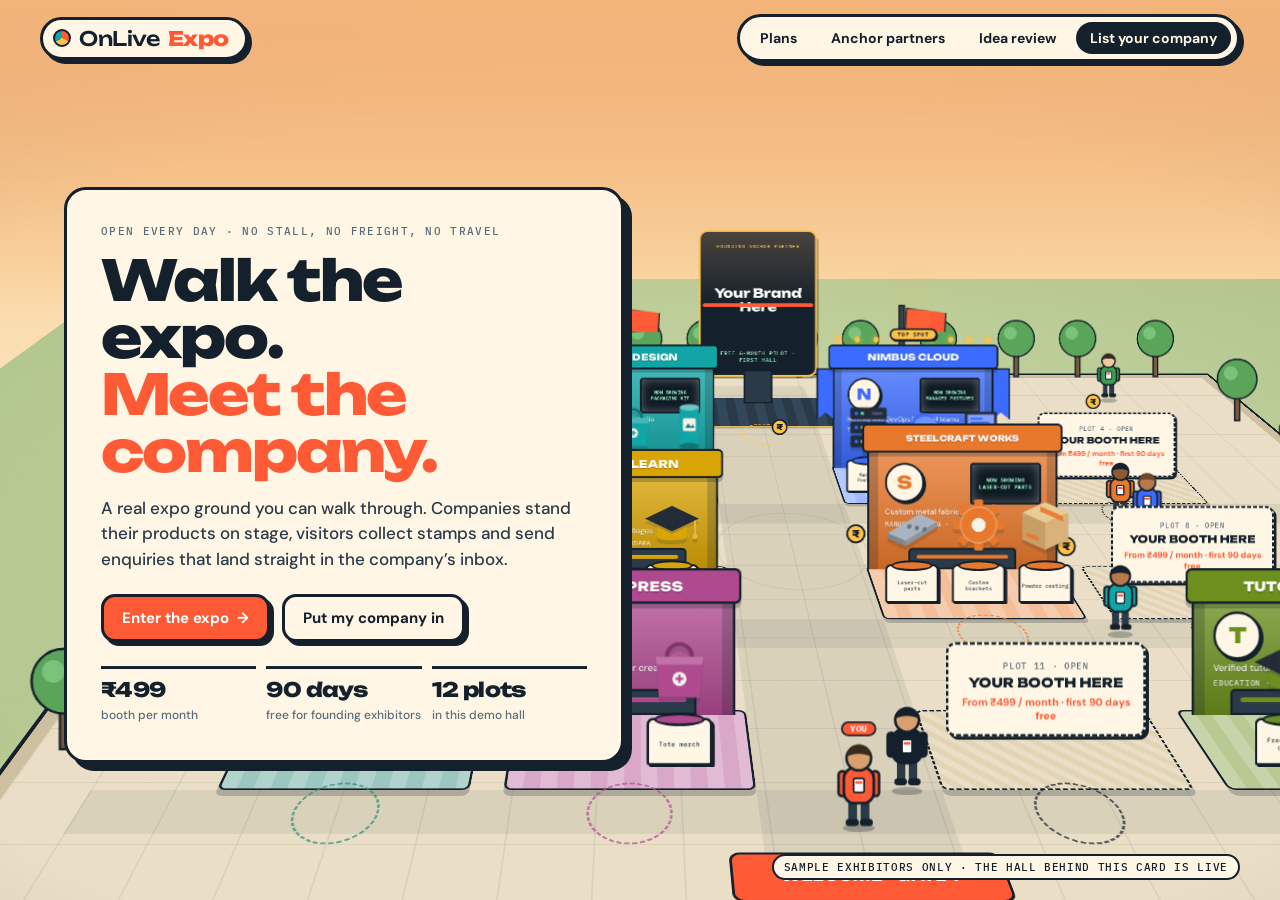
<file: index.html>
<!doctype html>
<html lang="en">
<head>
<meta charset="utf-8">
<meta name="viewport" content="width=device-width,initial-scale=1,viewport-fit=cover">
<title>OnLive Expo – walk the expo, meet the company</title>
<meta name="description" content="A walkable online expo. Companies get a booth, their products on stage and direct leads, from ₹499 a month.">
<link rel="preconnect" href="https://fonts.googleapis.com"><link rel="preconnect" href="https://fonts.gstatic.com" crossorigin>
<link href="https://fonts.googleapis.com/css2?family=DM+Sans:wght@400;500;700&family=IBM+Plex+Mono:wght@500&family=Unbounded:wght@500;700;800&display=swap" rel="stylesheet">
<link rel="stylesheet" href="css/style.css">
</head>
<body>

<div id="scene" class="scene" aria-hidden="true"><div id="cam"><div id="lawn"></div><div id="ground"></div></div><div class="haze"></div></div>

<div id="loader"><div class="ld-badge"><b>OnLive</b>Expo</div><div class="ld-bar"><i></i></div><p>Setting up the expo ground</p></div>

<header class="nav" id="nav">
  <a class="logo" href="index.html" aria-label="OnLive Expo home"><span class="logo-mark"></span>OnLive<b>Expo</b></a>
  <nav>
    <button data-open="plans">Plans</button>
    <button data-open="partner">Anchor partners</button>
    <a href="evaluation.html">Idea review</a>
    <button class="btn-sm" data-open="builder">List your company</button>
  </nav>
</header>

<section id="hero" class="hero">
  <div class="hero-card">
    <p class="eyebrow">Open every day · No stall, no freight, no travel</p>
    <h1><span>Walk the expo.</span><span>Meet the company.</span></h1>
    <p class="lede">A real expo ground you can walk through. Companies stand their products on stage, visitors collect stamps and send enquiries that land straight in the company’s inbox.</p>
    <div class="cta">
      <button class="btn primary" id="enter">Enter the expo <i>→</i></button>
      <button class="btn" data-open="builder">Put my company in</button>
    </div>
    <ul class="facts">
      <li><b>₹499</b><span>booth per month</span></li>
      <li><b>90 days</b><span>free for founding exhibitors</span></li>
      <li><b>12 plots</b><span>in this demo hall</span></li>
    </ul>
  </div>
  <p class="hero-note">Sample exhibitors only · the hall behind this card is live</p>
</section>

<div id="hud" class="hud hidden">
  <div class="hud-tl">
    <div class="chip brand"><span class="logo-mark"></span>OnLive<b>Expo</b></div>
    <button class="chip btn-x" id="exit">Leave expo</button>
    <div class="quests card" id="quests"></div>
  </div>
  <div class="hud-tr">
    <div class="score card"><span class="rank" id="rank">Visitor</span><b id="pts">0</b><small>pts</small></div>
    <div class="tools">
      <button class="tool" data-open="passport"><span>Passport</span><b id="stampCount">0/9</b></button>
      <button class="tool" data-open="directory"><span>Directory</span></button>
      <button class="tool" data-open="plans"><span>Plans</span></button>
      <button class="tool hot" data-open="builder"><span>List my company</span></button>
    </div>
  </div>
  <div class="hud-bl card hint" id="hint"><b>Move</b> WASD / arrows or tap the floor <b>Enter booth</b> E or click it</div>
  <div class="prompt" id="prompt"></div>
  <div class="hud-br"><div class="minimap card" id="minimap"></div></div>
</div>

<aside id="panel" class="panel" aria-live="polite"></aside>

<div id="modal" class="modal hidden" role="dialog" aria-modal="true"><div class="mbox" id="mbox"></div></div>
<div id="toast" role="status"></div>
<div id="confetti"></div>

<script src="https://cdnjs.cloudflare.com/ajax/libs/gsap/3.12.5/gsap.min.js"></script>
<script src="js/gsap-fallback.js"></script>
<script src="js/data.js"></script>
<script src="js/app.js"></script>
</body>
</html>
</file>
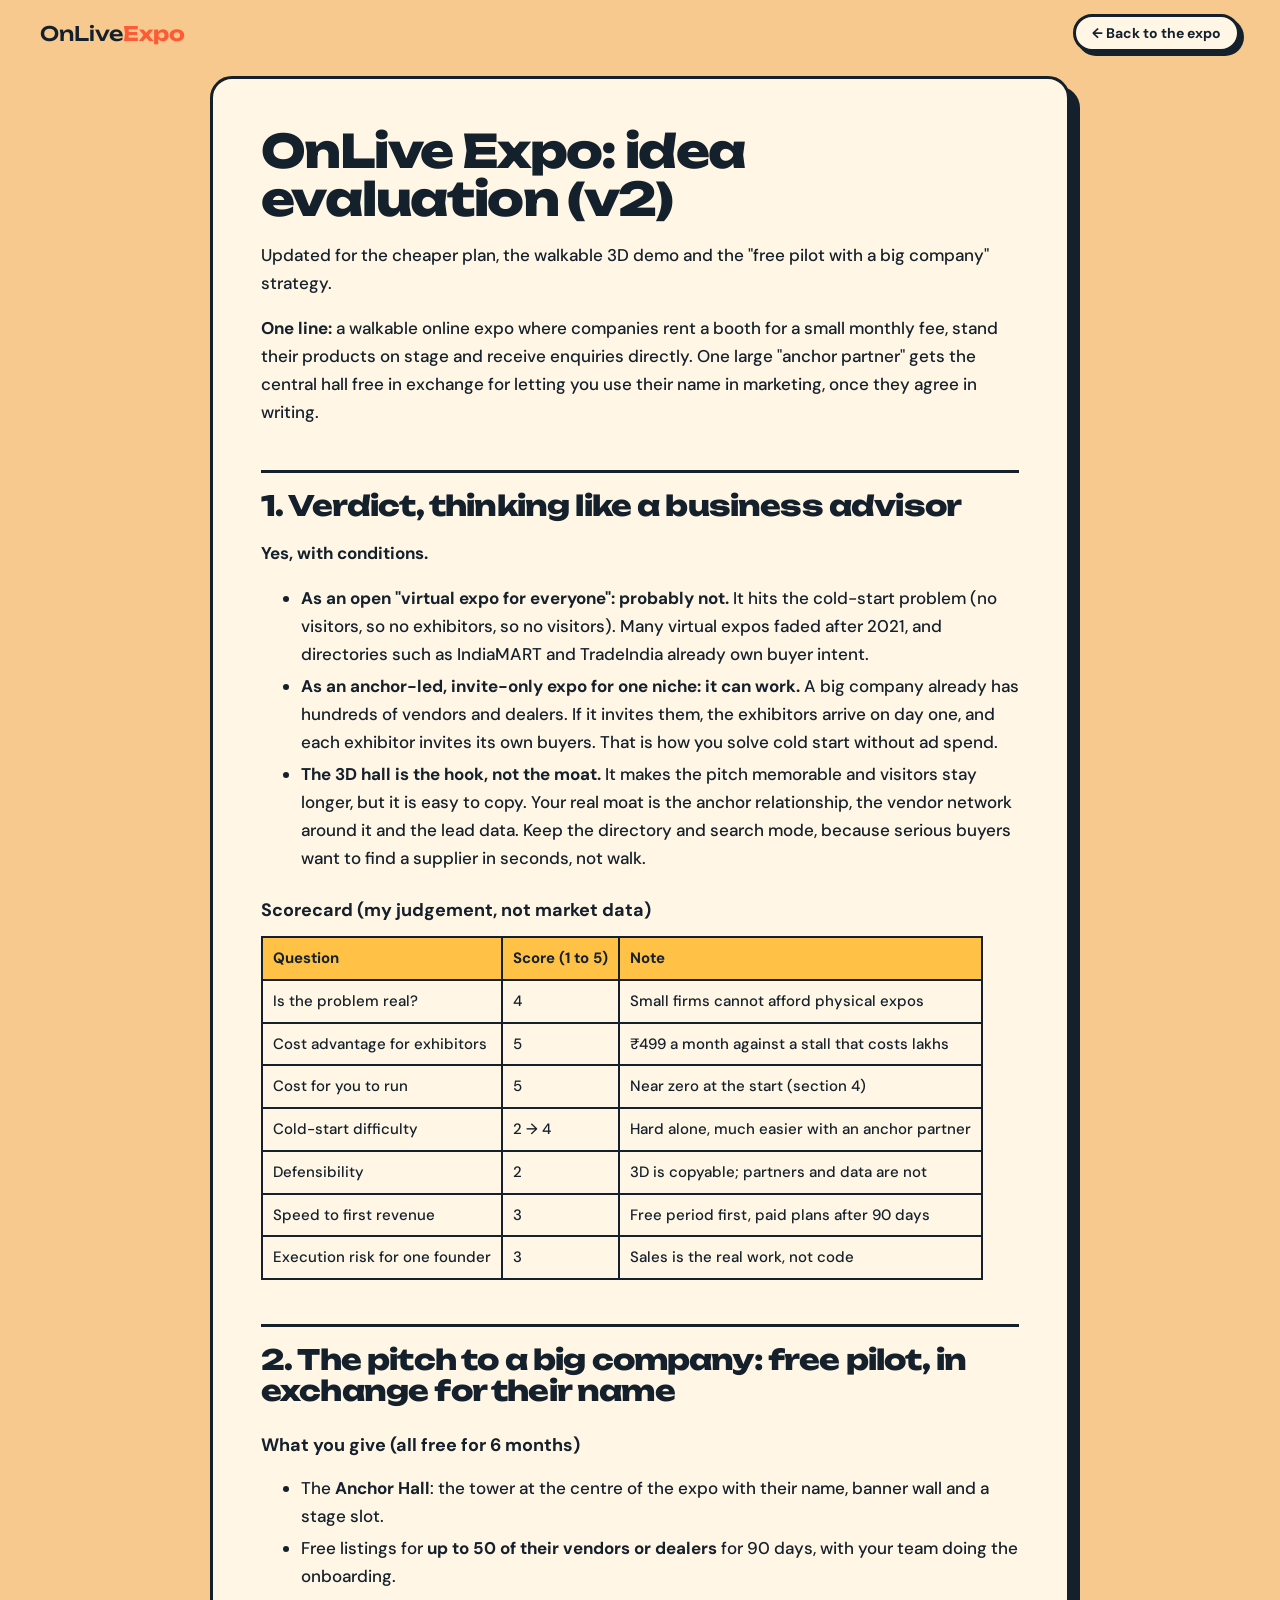
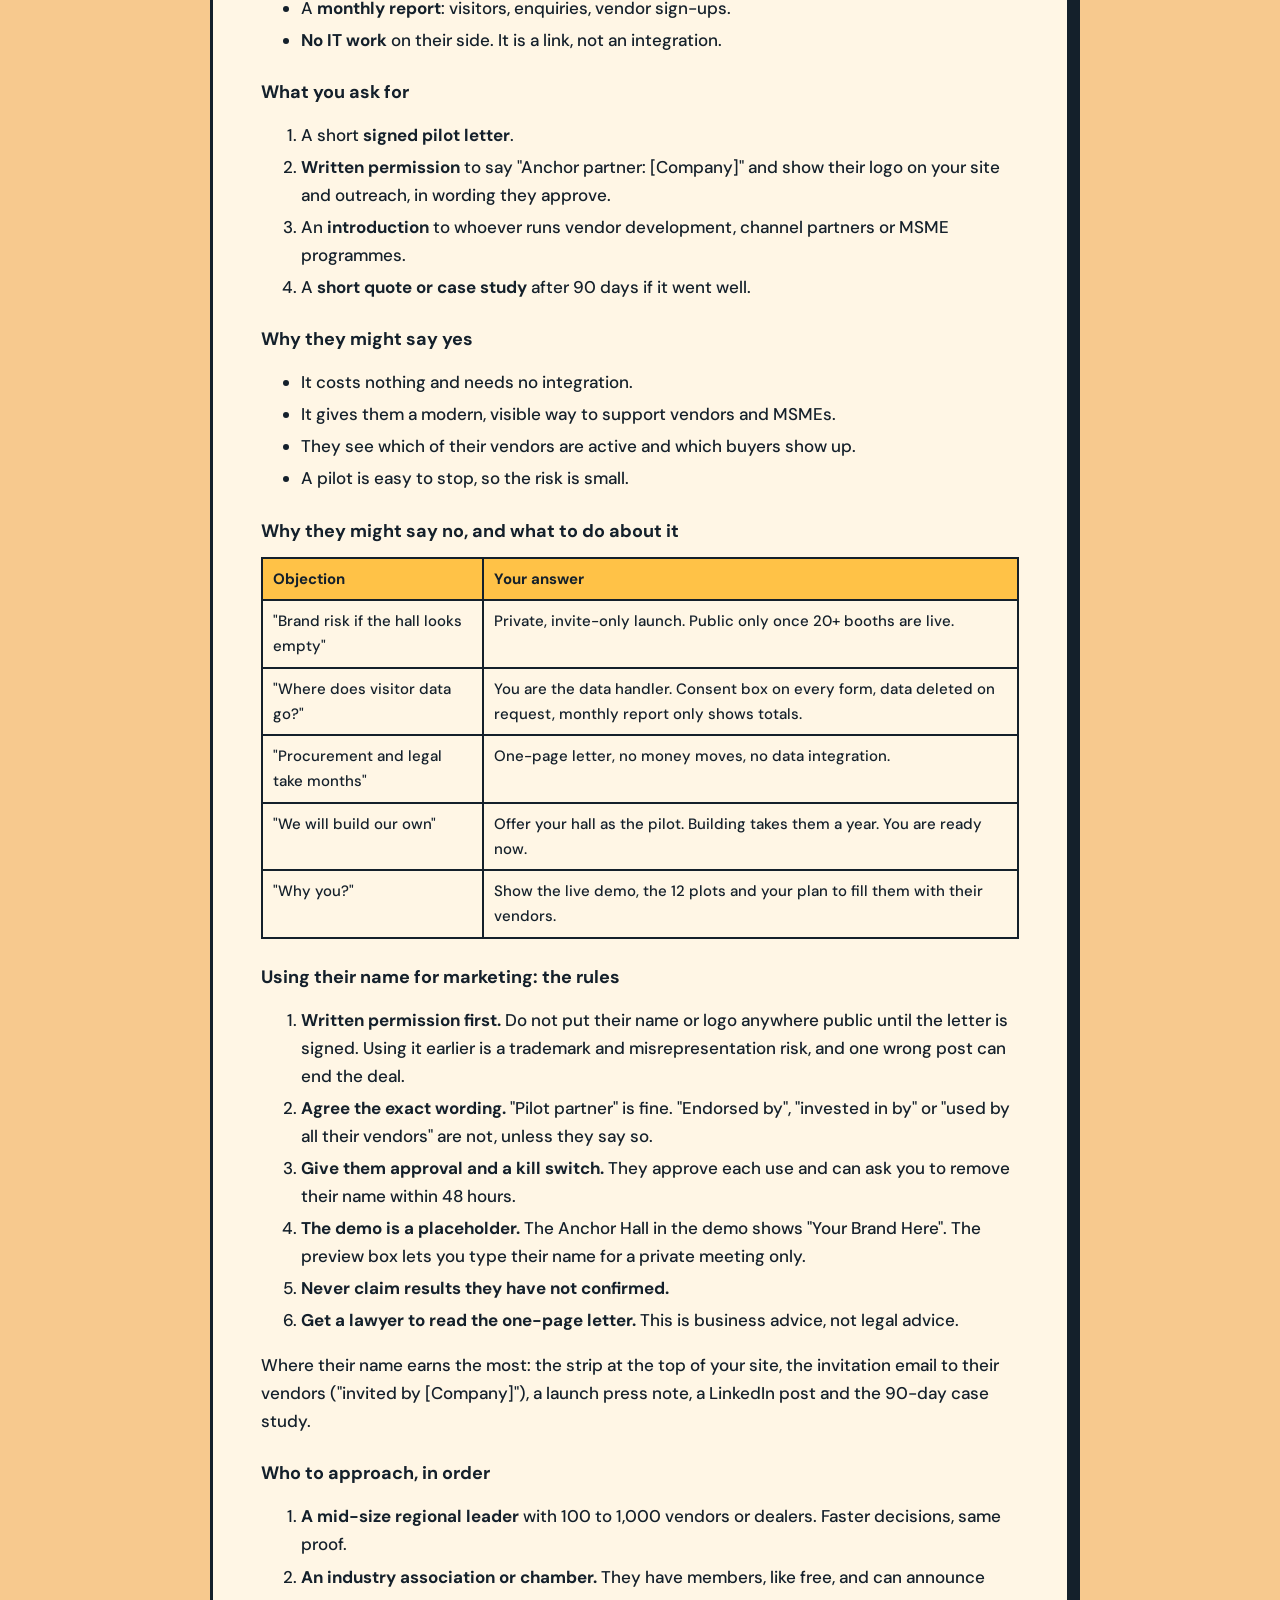
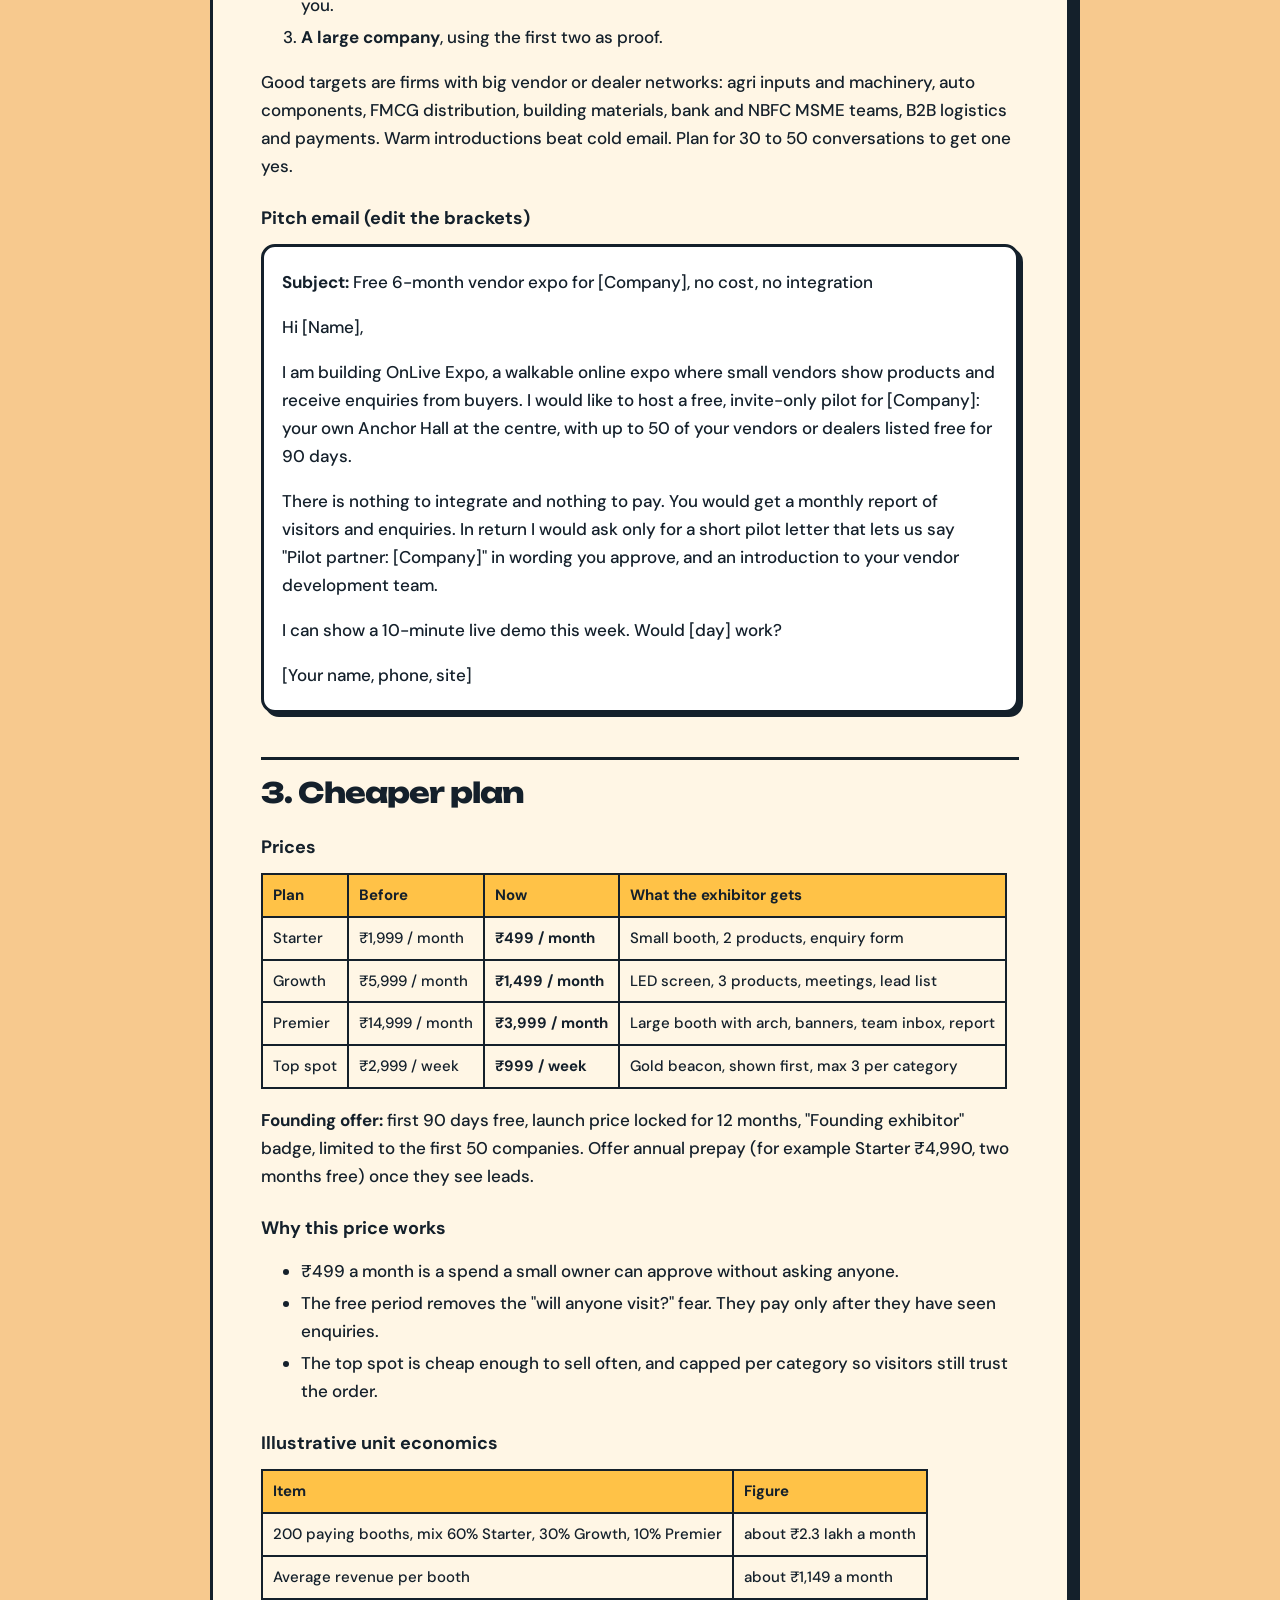
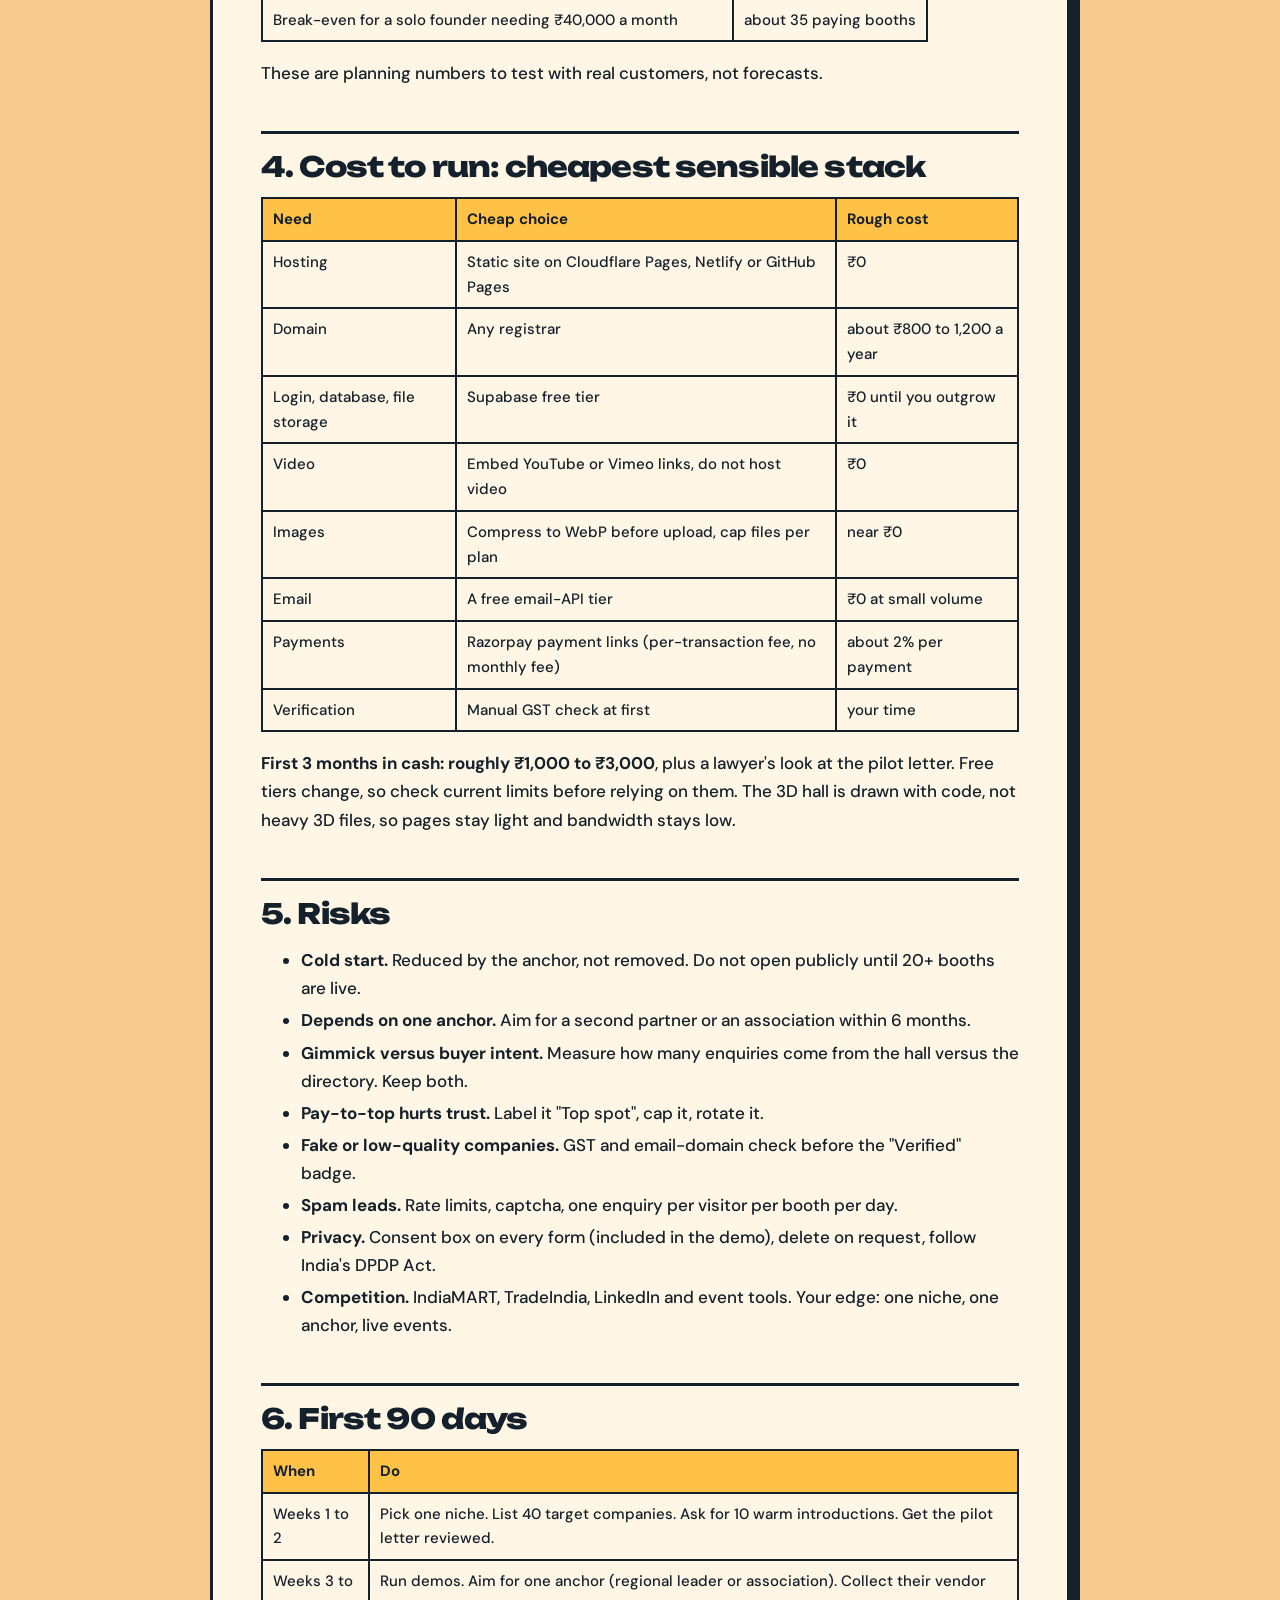
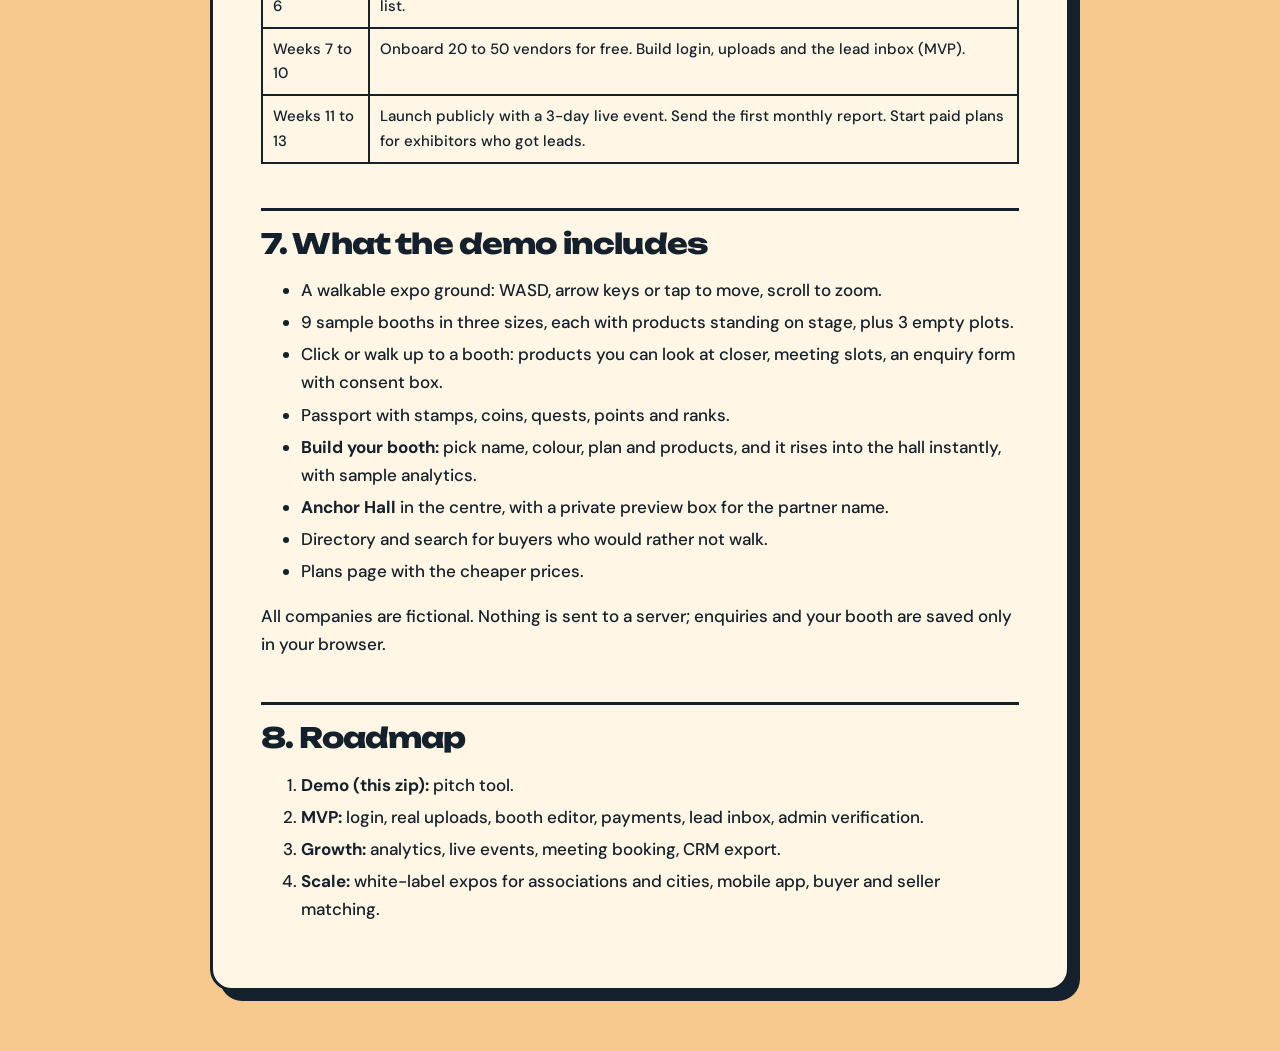
<file: evaluation.html>
<!doctype html><html lang="en"><head><meta charset="utf-8"><meta name="viewport" content="width=device-width,initial-scale=1">
<title>OnLive Expo – idea review</title>
<link href="https://fonts.googleapis.com/css2?family=DM+Sans:wght@400;500;700&family=IBM+Plex+Mono:wght@500&family=Unbounded:wght@500;700;800&display=swap" rel="stylesheet">
<style>
:root{--ink:#14202B;--cream:#FFF6E5;--sand:#EADFC6;--orange:#FF5A36;--sun:#FFC247}
*{box-sizing:border-box}body{margin:0;background:#F7C98E;color:var(--ink);font:500 17px/1.65 "DM Sans",system-ui,sans-serif}
.top{display:flex;justify-content:space-between;align-items:center;padding:14px clamp(14px,4vw,40px)}
.top a{font:700 14px "DM Sans";text-decoration:none;background:var(--cream);border:3px solid var(--ink);border-radius:999px;padding:7px 16px;box-shadow:4px 4px 0 var(--ink);color:var(--ink)}
.top .l{font:500 20px Unbounded,sans-serif}
main{max-width:860px;margin:10px auto 60px;background:var(--cream);border:3px solid var(--ink);border-radius:22px;box-shadow:10px 10px 0 var(--ink);padding:clamp(20px,4vw,48px)}
h1{font:800 clamp(28px,5vw,46px)/1.05 Unbounded,sans-serif;letter-spacing:-.035em;margin:0 0 12px}
h2{font:800 clamp(20px,3vw,28px)/1.1 Unbounded,sans-serif;letter-spacing:-.03em;margin:44px 0 12px;padding-top:18px;border-top:3px solid var(--ink)}
h3{font:700 18px "DM Sans";margin:26px 0 6px}
table{width:100%;border-collapse:collapse;margin:14px 0;font-size:15px;display:block;overflow-x:auto}
th,td{border:2px solid var(--ink);padding:8px 10px;text-align:left;vertical-align:top}th{background:var(--sun)}
blockquote{margin:14px 0;background:#fff;border:3px solid var(--ink);border-radius:14px;padding:4px 18px;box-shadow:4px 4px 0 var(--ink)}
code{font-family:"IBM Plex Mono",monospace;background:var(--sand);padding:1px 5px;border-radius:4px}
li{margin:4px 0}strong{font-weight:700}
</style></head><body><div class="top"><span class="l">OnLive<b style="color:var(--orange)">Expo</b></span><a href="index.html">← Back to the expo</a></div><main><h1>OnLive Expo: idea evaluation (v2)</h1>
<p>Updated for the cheaper plan, the walkable 3D demo and the &quot;free pilot with a big company&quot; strategy.</p>
<p><strong>One line:</strong> a walkable online expo where companies rent a booth for a small monthly fee, stand their products on stage and receive enquiries directly. One large &quot;anchor partner&quot; gets the central hall free in exchange for letting you use their name in marketing, once they agree in writing.</p>
<h2>1. Verdict, thinking like a business advisor</h2>
<p><strong>Yes, with conditions.</strong></p>
<ul>
<li><strong>As an open &quot;virtual expo for everyone&quot;: probably not.</strong> It hits the cold-start problem (no visitors, so no exhibitors, so no visitors). Many virtual expos faded after 2021, and directories such as IndiaMART and TradeIndia already own buyer intent.</li>
<li><strong>As an anchor-led, invite-only expo for one niche: it can work.</strong> A big company already has hundreds of vendors and dealers. If it invites them, the exhibitors arrive on day one, and each exhibitor invites its own buyers. That is how you solve cold start without ad spend.</li>
<li><strong>The 3D hall is the hook, not the moat.</strong> It makes the pitch memorable and visitors stay longer, but it is easy to copy. Your real moat is the anchor relationship, the vendor network around it and the lead data. Keep the directory and search mode, because serious buyers want to find a supplier in seconds, not walk.</li>
</ul>
<h3>Scorecard (my judgement, not market data)</h3>
<table>
<thead>
<tr>
<th>Question</th>
<th>Score (1 to 5)</th>
<th>Note</th>
</tr>
</thead>
<tbody><tr>
<td>Is the problem real?</td>
<td>4</td>
<td>Small firms cannot afford physical expos</td>
</tr>
<tr>
<td>Cost advantage for exhibitors</td>
<td>5</td>
<td>₹499 a month against a stall that costs lakhs</td>
</tr>
<tr>
<td>Cost for you to run</td>
<td>5</td>
<td>Near zero at the start (section 4)</td>
</tr>
<tr>
<td>Cold-start difficulty</td>
<td>2 → 4</td>
<td>Hard alone, much easier with an anchor partner</td>
</tr>
<tr>
<td>Defensibility</td>
<td>2</td>
<td>3D is copyable; partners and data are not</td>
</tr>
<tr>
<td>Speed to first revenue</td>
<td>3</td>
<td>Free period first, paid plans after 90 days</td>
</tr>
<tr>
<td>Execution risk for one founder</td>
<td>3</td>
<td>Sales is the real work, not code</td>
</tr>
</tbody></table>
<h2>2. The pitch to a big company: free pilot, in exchange for their name</h2>
<h3>What you give (all free for 6 months)</h3>
<ul>
<li>The <strong>Anchor Hall</strong>: the tower at the centre of the expo with their name, banner wall and a stage slot.</li>
<li>Free listings for <strong>up to 50 of their vendors or dealers</strong> for 90 days, with your team doing the onboarding.</li>
<li>A <strong>monthly report</strong>: visitors, enquiries, vendor sign-ups.</li>
<li><strong>No IT work</strong> on their side. It is a link, not an integration.</li>
</ul>
<h3>What you ask for</h3>
<ol>
<li>A short <strong>signed pilot letter</strong>.</li>
<li><strong>Written permission</strong> to say &quot;Anchor partner: [Company]&quot; and show their logo on your site and outreach, in wording they approve.</li>
<li>An <strong>introduction</strong> to whoever runs vendor development, channel partners or MSME programmes.</li>
<li>A <strong>short quote or case study</strong> after 90 days if it went well.</li>
</ol>
<h3>Why they might say yes</h3>
<ul>
<li>It costs nothing and needs no integration.</li>
<li>It gives them a modern, visible way to support vendors and MSMEs.</li>
<li>They see which of their vendors are active and which buyers show up.</li>
<li>A pilot is easy to stop, so the risk is small.</li>
</ul>
<h3>Why they might say no, and what to do about it</h3>
<table>
<thead>
<tr>
<th>Objection</th>
<th>Your answer</th>
</tr>
</thead>
<tbody><tr>
<td>&quot;Brand risk if the hall looks empty&quot;</td>
<td>Private, invite-only launch. Public only once 20+ booths are live.</td>
</tr>
<tr>
<td>&quot;Where does visitor data go?&quot;</td>
<td>You are the data handler. Consent box on every form, data deleted on request, monthly report only shows totals.</td>
</tr>
<tr>
<td>&quot;Procurement and legal take months&quot;</td>
<td>One-page letter, no money moves, no data integration.</td>
</tr>
<tr>
<td>&quot;We will build our own&quot;</td>
<td>Offer your hall as the pilot. Building takes them a year. You are ready now.</td>
</tr>
<tr>
<td>&quot;Why you?&quot;</td>
<td>Show the live demo, the 12 plots and your plan to fill them with their vendors.</td>
</tr>
</tbody></table>
<h3>Using their name for marketing: the rules</h3>
<ol>
<li><strong>Written permission first.</strong> Do not put their name or logo anywhere public until the letter is signed. Using it earlier is a trademark and misrepresentation risk, and one wrong post can end the deal.</li>
<li><strong>Agree the exact wording.</strong> &quot;Pilot partner&quot; is fine. &quot;Endorsed by&quot;, &quot;invested in by&quot; or &quot;used by all their vendors&quot; are not, unless they say so.</li>
<li><strong>Give them approval and a kill switch.</strong> They approve each use and can ask you to remove their name within 48 hours.</li>
<li><strong>The demo is a placeholder.</strong> The Anchor Hall in the demo shows &quot;Your Brand Here&quot;. The preview box lets you type their name for a private meeting only.</li>
<li><strong>Never claim results they have not confirmed.</strong></li>
<li><strong>Get a lawyer to read the one-page letter.</strong> This is business advice, not legal advice.</li>
</ol>
<p>Where their name earns the most: the strip at the top of your site, the invitation email to their vendors (&quot;invited by [Company]&quot;), a launch press note, a LinkedIn post and the 90-day case study.</p>
<h3>Who to approach, in order</h3>
<ol>
<li><strong>A mid-size regional leader</strong> with 100 to 1,000 vendors or dealers. Faster decisions, same proof.</li>
<li><strong>An industry association or chamber.</strong> They have members, like free, and can announce you.</li>
<li><strong>A large company</strong>, using the first two as proof.</li>
</ol>
<p>Good targets are firms with big vendor or dealer networks: agri inputs and machinery, auto components, FMCG distribution, building materials, bank and NBFC MSME teams, B2B logistics and payments. Warm introductions beat cold email. Plan for 30 to 50 conversations to get one yes.</p>
<h3>Pitch email (edit the brackets)</h3>
<blockquote>
<p><strong>Subject:</strong> Free 6-month vendor expo for [Company], no cost, no integration</p>
<p>Hi [Name],</p>
<p>I am building OnLive Expo, a walkable online expo where small vendors show products and receive enquiries from buyers. I would like to host a free, invite-only pilot for [Company]: your own Anchor Hall at the centre, with up to 50 of your vendors or dealers listed free for 90 days.</p>
<p>There is nothing to integrate and nothing to pay. You would get a monthly report of visitors and enquiries. In return I would ask only for a short pilot letter that lets us say &quot;Pilot partner: [Company]&quot; in wording you approve, and an introduction to your vendor development team.</p>
<p>I can show a 10-minute live demo this week. Would [day] work?</p>
<p>[Your name, phone, site]</p>
</blockquote>
<h2>3. Cheaper plan</h2>
<h3>Prices</h3>
<table>
<thead>
<tr>
<th>Plan</th>
<th>Before</th>
<th><strong>Now</strong></th>
<th>What the exhibitor gets</th>
</tr>
</thead>
<tbody><tr>
<td>Starter</td>
<td>₹1,999 / month</td>
<td><strong>₹499 / month</strong></td>
<td>Small booth, 2 products, enquiry form</td>
</tr>
<tr>
<td>Growth</td>
<td>₹5,999 / month</td>
<td><strong>₹1,499 / month</strong></td>
<td>LED screen, 3 products, meetings, lead list</td>
</tr>
<tr>
<td>Premier</td>
<td>₹14,999 / month</td>
<td><strong>₹3,999 / month</strong></td>
<td>Large booth with arch, banners, team inbox, report</td>
</tr>
<tr>
<td>Top spot</td>
<td>₹2,999 / week</td>
<td><strong>₹999 / week</strong></td>
<td>Gold beacon, shown first, max 3 per category</td>
</tr>
</tbody></table>
<p><strong>Founding offer:</strong> first 90 days free, launch price locked for 12 months, &quot;Founding exhibitor&quot; badge, limited to the first 50 companies. Offer annual prepay (for example Starter ₹4,990, two months free) once they see leads.</p>
<h3>Why this price works</h3>
<ul>
<li>₹499 a month is a spend a small owner can approve without asking anyone.</li>
<li>The free period removes the &quot;will anyone visit?&quot; fear. They pay only after they have seen enquiries.</li>
<li>The top spot is cheap enough to sell often, and capped per category so visitors still trust the order.</li>
</ul>
<h3>Illustrative unit economics</h3>
<table>
<thead>
<tr>
<th>Item</th>
<th>Figure</th>
</tr>
</thead>
<tbody><tr>
<td>200 paying booths, mix 60% Starter, 30% Growth, 10% Premier</td>
<td>about ₹2.3 lakh a month</td>
</tr>
<tr>
<td>Average revenue per booth</td>
<td>about ₹1,149 a month</td>
</tr>
<tr>
<td>Break-even for a solo founder needing ₹40,000 a month</td>
<td>about 35 paying booths</td>
</tr>
</tbody></table>
<p>These are planning numbers to test with real customers, not forecasts.</p>
<h2>4. Cost to run: cheapest sensible stack</h2>
<table>
<thead>
<tr>
<th>Need</th>
<th>Cheap choice</th>
<th>Rough cost</th>
</tr>
</thead>
<tbody><tr>
<td>Hosting</td>
<td>Static site on Cloudflare Pages, Netlify or GitHub Pages</td>
<td>₹0</td>
</tr>
<tr>
<td>Domain</td>
<td>Any registrar</td>
<td>about ₹800 to 1,200 a year</td>
</tr>
<tr>
<td>Login, database, file storage</td>
<td>Supabase free tier</td>
<td>₹0 until you outgrow it</td>
</tr>
<tr>
<td>Video</td>
<td>Embed YouTube or Vimeo links, do not host video</td>
<td>₹0</td>
</tr>
<tr>
<td>Images</td>
<td>Compress to WebP before upload, cap files per plan</td>
<td>near ₹0</td>
</tr>
<tr>
<td>Email</td>
<td>A free email-API tier</td>
<td>₹0 at small volume</td>
</tr>
<tr>
<td>Payments</td>
<td>Razorpay payment links (per-transaction fee, no monthly fee)</td>
<td>about 2% per payment</td>
</tr>
<tr>
<td>Verification</td>
<td>Manual GST check at first</td>
<td>your time</td>
</tr>
</tbody></table>
<p><strong>First 3 months in cash: roughly ₹1,000 to ₹3,000</strong>, plus a lawyer&#39;s look at the pilot letter. Free tiers change, so check current limits before relying on them. The 3D hall is drawn with code, not heavy 3D files, so pages stay light and bandwidth stays low.</p>
<h2>5. Risks</h2>
<ul>
<li><strong>Cold start.</strong> Reduced by the anchor, not removed. Do not open publicly until 20+ booths are live.</li>
<li><strong>Depends on one anchor.</strong> Aim for a second partner or an association within 6 months.</li>
<li><strong>Gimmick versus buyer intent.</strong> Measure how many enquiries come from the hall versus the directory. Keep both.</li>
<li><strong>Pay-to-top hurts trust.</strong> Label it &quot;Top spot&quot;, cap it, rotate it.</li>
<li><strong>Fake or low-quality companies.</strong> GST and email-domain check before the &quot;Verified&quot; badge.</li>
<li><strong>Spam leads.</strong> Rate limits, captcha, one enquiry per visitor per booth per day.</li>
<li><strong>Privacy.</strong> Consent box on every form (included in the demo), delete on request, follow India&#39;s DPDP Act.</li>
<li><strong>Competition.</strong> IndiaMART, TradeIndia, LinkedIn and event tools. Your edge: one niche, one anchor, live events.</li>
</ul>
<h2>6. First 90 days</h2>
<table>
<thead>
<tr>
<th>When</th>
<th>Do</th>
</tr>
</thead>
<tbody><tr>
<td>Weeks 1 to 2</td>
<td>Pick one niche. List 40 target companies. Ask for 10 warm introductions. Get the pilot letter reviewed.</td>
</tr>
<tr>
<td>Weeks 3 to 6</td>
<td>Run demos. Aim for one anchor (regional leader or association). Collect their vendor list.</td>
</tr>
<tr>
<td>Weeks 7 to 10</td>
<td>Onboard 20 to 50 vendors for free. Build login, uploads and the lead inbox (MVP).</td>
</tr>
<tr>
<td>Weeks 11 to 13</td>
<td>Launch publicly with a 3-day live event. Send the first monthly report. Start paid plans for exhibitors who got leads.</td>
</tr>
</tbody></table>
<h2>7. What the demo includes</h2>
<ul>
<li>A walkable expo ground: WASD, arrow keys or tap to move, scroll to zoom.</li>
<li>9 sample booths in three sizes, each with products standing on stage, plus 3 empty plots.</li>
<li>Click or walk up to a booth: products you can look at closer, meeting slots, an enquiry form with consent box.</li>
<li>Passport with stamps, coins, quests, points and ranks.</li>
<li><strong>Build your booth:</strong> pick name, colour, plan and products, and it rises into the hall instantly, with sample analytics.</li>
<li><strong>Anchor Hall</strong> in the centre, with a private preview box for the partner name.</li>
<li>Directory and search for buyers who would rather not walk.</li>
<li>Plans page with the cheaper prices.</li>
</ul>
<p>All companies are fictional. Nothing is sent to a server; enquiries and your booth are saved only in your browser.</p>
<h2>8. Roadmap</h2>
<ol>
<li><strong>Demo (this zip):</strong> pitch tool.</li>
<li><strong>MVP:</strong> login, real uploads, booth editor, payments, lead inbox, admin verification.</li>
<li><strong>Growth:</strong> analytics, live events, meeting booking, CRM export.</li>
<li><strong>Scale:</strong> white-label expos for associations and cities, mobile app, buyer and seller matching.</li>
</ol>
</main></body></html>
</file>
<file: css/style.css>
:root{
  --ink:#14202B;--ink2:#2B3A48;--cream:#FFF6E5;--paper:#FBEFD6;--sand:#EADFC6;--orange:#FF5A36;--sun:#FFC247;--teal:#12A5A5;--muted:#5C6B78;--line:#14202B;
  --hard:4px 4px 0 var(--ink);
  --d:"Unbounded","Arial Black",system-ui,sans-serif;--b:"DM Sans",system-ui,sans-serif;--m:"IBM Plex Mono",ui-monospace,monospace;
}
*{box-sizing:border-box}
html,body{margin:0;height:100%;overflow:hidden;background:#F7C98E;color:var(--ink);font:500 16px/1.5 var(--b);-webkit-font-smoothing:antialiased}
button{font:inherit;color:inherit;cursor:pointer}
a{color:inherit}
:focus-visible{outline:3px solid var(--orange);outline-offset:2px}
.hidden{display:none!important}

/* ---------- 3D scene ---------- */
.scene{position:fixed;inset:0;perspective:1100px;perspective-origin:50% 60%;overflow:hidden;
  background:linear-gradient(#F3B47A 0%,#F9D7A4 30%,#FCEBCB 52%,#E8DCC0 100%)}
#cam{position:absolute;left:50%;top:60%;width:0;height:0;transform-style:preserve-3d;--ut:-56deg;will-change:transform}
#lawn{position:absolute;left:-1700px;top:-1500px;width:3400px;height:2400px;background:radial-gradient(circle at 50% 40%,#C4D3A0,#AEC38B);transform:translateZ(-1px)}
#ground{position:absolute;left:-1000px;top:-750px;width:2000px;height:1500px;cursor:pointer;
  background:
   radial-gradient(circle at 50% 50%,transparent 0 120px,rgba(20,32,43,.05) 121px 124px,transparent 125px),
   linear-gradient(90deg,rgba(20,32,43,.07) 2px,transparent 2px) 0 0/100px 100px,
   linear-gradient(rgba(20,32,43,.07) 2px,transparent 2px) 0 0/100px 100px,
   #EADFC6;
  box-shadow:0 0 0 20px #CDBF9F,0 0 0 26px var(--ink)}
.haze{position:absolute;inset:0;pointer-events:none;background:linear-gradient(#F3B47A 0%,rgba(243,180,122,.0) 34%),radial-gradient(120% 90% at 50% 60%,transparent 55%,rgba(20,32,43,.22))}
.flat{position:absolute;left:0;top:0;transform:translate3d(var(--x),var(--y),1px);pointer-events:none}
.lane{position:absolute;background:rgba(20,32,43,.07);transform:translate3d(var(--x),var(--y),.5px);pointer-events:none;left:0;top:0}
.bb{position:absolute;left:0;top:0;transform-origin:50% 100%;transform:translate3d(var(--x),var(--y),3px) translate(-50%,-100%) rotateX(var(--ut));pointer-events:none}
.bb.hit{pointer-events:auto;cursor:pointer}

/* platform + ring */
.plat{border-radius:10px;border:3px solid var(--ink);box-shadow:0 10px 0 rgba(20,32,43,.22)}
.ring{border-radius:50%;border:3px dashed var(--c,#14202B);transition:transform .2s;opacity:.7}
.ring.near{opacity:1;border-style:solid;background:rgba(255,255,255,.35);animation:pulse 1s infinite}
@keyframes pulse{50%{transform:translate3d(var(--x),var(--y),1px) scale(1.12)}}

/* booth facade */
.fa{position:relative;width:300px;height:230px;font-family:var(--d)}
.fa .hdr{position:absolute;left:-8px;right:-8px;top:0;height:46px;background:var(--c);color:#fff;border:3px solid var(--ink);border-radius:8px;display:grid;place-items:center;font:800 17px/1 var(--d);letter-spacing:.01em;box-shadow:0 6px 0 rgba(20,32,43,.25);text-shadow:0 2px 0 rgba(0,0,0,.18);white-space:nowrap;padding:0 10px;z-index:2}
.fa .wall{position:absolute;left:0;right:0;top:40px;bottom:0;background:linear-gradient(var(--c2),var(--c3));border:3px solid var(--ink);border-bottom:0;border-radius:4px 4px 0 0}
.fa .wall::before,.fa .wall::after{content:"";position:absolute;top:0;bottom:0;width:14px;background:rgba(20,32,43,.22)}
.fa .wall::before{left:0}.fa .wall::after{right:0}
.fa .mono{position:absolute;left:28px;top:62px;width:62px;height:62px;border-radius:50%;background:var(--cream);border:3px solid var(--ink);display:grid;place-items:center;font:800 28px/1 var(--d);color:var(--c);box-shadow:3px 3px 0 var(--ink)}
.fa .tg{position:absolute;left:28px;right:28px;top:132px;font:500 12px/1.3 var(--b);color:#fff;text-shadow:0 1px 0 rgba(0,0,0,.3)}
.fa .tg i{display:block;margin-top:4px;font:500 10px var(--m);font-style:normal;letter-spacing:.08em;text-transform:uppercase;opacity:.9}
.fa .scr{position:absolute;right:26px;top:62px;width:112px;height:66px;background:#0F1A24;border:3px solid var(--ink);border-radius:5px;overflow:hidden;display:grid;place-items:center;box-shadow:0 0 18px rgba(255,255,255,.35) inset}
.fa .scr span{font:700 9px/1.2 var(--m);color:#9FF3C7;text-align:center;letter-spacing:.06em;padding:0 6px;animation:blink 2.4s infinite}
@keyframes blink{0%,70%,100%{opacity:1}80%{opacity:.35}}
.fa .ctr{position:absolute;left:50%;bottom:0;width:170px;height:34px;margin-left:-85px;background:var(--ink2);border:3px solid var(--ink);border-radius:6px 6px 0 0}
.fa .ctr::after{content:"";position:absolute;left:10px;right:10px;top:8px;height:6px;border-radius:3px;background:var(--c)}
.fa .flag{position:absolute;top:44px;width:34px;height:96px;background:var(--c);border:3px solid var(--ink);clip-path:polygon(0 0,100% 0,100% 100%,50% 86%,0 100%);z-index:1}
.fa .flag.l{left:-30px}.fa .flag.r{right:-30px}
.fa .bulbs{position:absolute;left:0;right:0;top:-14px;display:flex;justify-content:space-between;padding:0 6px}
.fa .bulbs i{width:10px;height:10px;border-radius:50%;background:var(--sun);box-shadow:0 0 10px var(--sun)}
.fa .ribbon{position:absolute;left:50%;top:-30px;transform:translateX(-50%);background:var(--sun);color:var(--ink);border:3px solid var(--ink);padding:2px 12px;border-radius:999px;font:800 10px var(--m);letter-spacing:.12em;white-space:nowrap;z-index:3;box-shadow:2px 2px 0 var(--ink)}
.p-starter{width:270px}.p-starter .fa{width:270px;height:190px}.p-starter .fa .mono{top:56px}.p-starter .fa .tg{top:122px}
.beacon{width:90px;height:420px;background:linear-gradient(to top,rgba(255,194,71,.55),rgba(255,194,71,0));clip-path:polygon(35% 100%,65% 100%,100% 0,0 0)}
.vac-sign{width:250px;padding:14px 16px;background:var(--cream);border:3px dashed var(--ink);border-radius:12px;text-align:center;box-shadow:var(--hard)}
.vac-sign b{display:block;font:800 16px var(--d)}.vac-sign span{font:500 11px var(--m);color:var(--muted);letter-spacing:.06em;text-transform:uppercase}
.vac-sign em{display:block;margin-top:6px;font:700 13px var(--b);font-style:normal;color:var(--orange)}

/* products on stands */
.ped{width:108px;height:156px;pointer-events:none}
.ped .pr{position:absolute;left:6px;top:0;width:96px;height:96px;filter:drop-shadow(0 6px 0 rgba(20,32,43,.15))}
.ped .pr svg{width:100%;height:100%}
.ped .base{position:absolute;left:14px;bottom:0;width:80px;height:58px;background:var(--cream);border:3px solid var(--ink);border-radius:8px 8px 4px 4px;box-shadow:3px 3px 0 var(--ink);display:grid;place-items:center}
.ped .base::before{content:"";position:absolute;top:-9px;left:6px;right:6px;height:10px;background:var(--c);border:3px solid var(--ink);border-radius:50%}
.ped .base small{font:500 8px/1.1 var(--m);text-align:center;color:var(--ink2);padding:0 2px;margin-top:6px}

/* anchor */
.tower{width:300px;height:360px;position:relative;font-family:var(--d)}
.tower .scr2{position:absolute;left:30px;right:30px;top:0;height:300px;background:var(--ink);border:4px solid var(--ink);border-radius:14px;box-shadow:0 0 0 4px var(--sun),8px 8px 0 rgba(20,32,43,.35);color:#fff;display:flex;flex-direction:column;justify-content:space-between;padding:20px 18px;text-align:center}
.tower .scr2 small{font:500 10px var(--m);letter-spacing:.16em;color:var(--sun)}
.tower .scr2 b{font:800 26px/1.1 var(--d);word-break:break-word}
.tower .scr2 span{font:500 11px var(--m);color:#9FF3C7;letter-spacing:.08em}
.tower .pole{position:absolute;left:50%;bottom:0;width:60px;height:70px;margin-left:-30px;background:var(--ink2);border:3px solid var(--ink)}
.tower .stripe{position:absolute;left:34px;right:34px;top:150px;height:8px;background:var(--orange);border-radius:4px}

/* props */
.tree{width:90px;height:150px}.tree svg{width:100%;height:100%}
.lamp{width:20px;height:130px}
.gate{width:420px;height:200px;font-family:var(--d)}
.gate .arch{position:absolute;left:0;right:0;top:0;height:70px;background:var(--orange);border:4px solid var(--ink);border-radius:12px;display:grid;place-items:center;color:#fff;font:800 20px var(--d);box-shadow:var(--hard)}
.gate .leg{position:absolute;top:60px;width:34px;bottom:0;background:var(--ink2);border:3px solid var(--ink)}
.gate .leg.l{left:20px}.gate .leg.r{right:20px}

/* characters */
.person{width:52px;height:100px}
.person .w{position:absolute;inset:0}
.person svg{width:100%;height:100%}
.person .nm{position:absolute;left:50%;top:-22px;transform:translateX(-50%);background:var(--orange);color:#fff;border:2px solid var(--ink);padding:0 8px;border-radius:999px;font:700 10px var(--m);letter-spacing:.08em;white-space:nowrap}
.say{position:absolute;left:50%;bottom:100%;margin-bottom:6px;transform:translateX(-30%);background:#fff;border:2px solid var(--ink);border-radius:10px 10px 10px 2px;padding:4px 9px;font:500 11px/1.2 var(--b);width:max-content;max-width:150px;opacity:0;box-shadow:2px 2px 0 var(--ink)}
.coin{width:34px;height:34px}.coin .cw,.coin svg{width:100%;height:100%;display:block}
.shadow{position:absolute;left:8px;right:8px;bottom:-4px;height:10px;border-radius:50%;background:rgba(20,32,43,.28)}

/* ---------- Loader + nav ---------- */
#loader{position:fixed;inset:0;z-index:60;background:var(--ink);color:var(--cream);display:grid;place-content:center;justify-items:center;gap:16px;transition:opacity .5s}
#loader.gone{opacity:0;pointer-events:none}
.ld-badge{font:500 34px var(--d);letter-spacing:-.02em}.ld-badge b{font-weight:800;color:var(--sun)}
.ld-bar{width:220px;height:8px;border:2px solid var(--cream);border-radius:6px;overflow:hidden}.ld-bar i{display:block;height:100%;width:30%;background:var(--orange);animation:ld 1.1s infinite}
@keyframes ld{from{margin-left:-30%}to{margin-left:100%}}
#loader p{margin:0;font:500 12px var(--m);letter-spacing:.12em;text-transform:uppercase;opacity:.7}
.nav{position:fixed;top:0;left:0;right:0;z-index:20;display:flex;justify-content:space-between;align-items:center;padding:14px clamp(14px,4vw,40px)}
.nav nav{display:flex;gap:6px;align-items:center;background:var(--cream);border:3px solid var(--ink);border-radius:999px;padding:5px 6px;box-shadow:var(--hard)}
.nav nav button,.nav nav a{border:0;background:none;text-decoration:none;padding:7px 14px;border-radius:999px;font:700 14px var(--b)}
.nav nav button:hover,.nav nav a:hover{background:var(--sand)}
.nav .btn-sm{background:var(--ink)!important;color:var(--cream)}
.logo{display:flex;align-items:center;gap:8px;font:500 20px var(--d);text-decoration:none;background:var(--cream);border:3px solid var(--ink);border-radius:999px;padding:6px 16px 6px 10px;box-shadow:var(--hard);letter-spacing:-.02em}
.logo b{font-weight:800;color:var(--orange)}
.logo-mark{width:18px;height:18px;border-radius:50%;background:conic-gradient(var(--orange) 0 33%,var(--sun) 0 66%,var(--teal) 0);border:2px solid var(--ink);display:inline-block}
body.playing .nav{display:none}
.hud-tr,.hud-br,.hud-tl .quests,.hud-bl{transition:opacity .35s}
body.in-booth .hud-tr,body.in-booth .hud-br,body.in-booth .hud-bl{opacity:0;pointer-events:none}

/* ---------- Hero ---------- */
.hero{position:fixed;inset:0;z-index:10;display:flex;align-items:center;padding:90px clamp(16px,5vw,64px) 40px;pointer-events:none}
.hero-card{pointer-events:auto;width:min(560px,100%);background:var(--cream);border:3px solid var(--ink);border-radius:22px;padding:clamp(20px,3vw,34px);box-shadow:8px 8px 0 var(--ink)}
.eyebrow{margin:0 0 14px;font:500 11px var(--m);letter-spacing:.12em;text-transform:uppercase;color:var(--muted)}
.hero h1{margin:0;font:800 clamp(30px,4.6vw,56px)/1.02 var(--d);letter-spacing:-.035em}
.hero h1 span{display:block}.hero h1 span:last-child{color:var(--orange)}
.lede{margin:16px 0 22px;color:var(--ink2);font-size:17px}
.cta{display:flex;gap:12px;flex-wrap:wrap}
.btn{border:3px solid var(--ink);background:var(--cream);border-radius:14px;padding:11px 18px;font:700 15px var(--b);box-shadow:var(--hard);transition:transform .12s,box-shadow .12s}
.btn:hover{transform:translate(-2px,-2px);box-shadow:6px 6px 0 var(--ink)}.btn:active{transform:translate(3px,3px);box-shadow:1px 1px 0 var(--ink)}
.btn.primary{background:var(--orange);color:#fff}.btn i{font-style:normal;display:inline-block;margin-left:4px}
.btn.dark{background:var(--ink);color:var(--cream)}
.facts{display:flex;gap:10px;list-style:none;padding:0;margin:24px 0 0;flex-wrap:wrap}
.facts li{flex:1;min-width:110px;border-top:3px solid var(--ink);padding-top:8px}
.facts b{display:block;font:800 20px var(--d);letter-spacing:-.03em}.facts span{font-size:12px;color:var(--muted)}
.hero-note{position:fixed;right:clamp(16px,4vw,40px);bottom:20px;margin:0;font:500 11px var(--m);letter-spacing:.06em;text-transform:uppercase;background:var(--cream);border:2px solid var(--ink);padding:4px 10px;border-radius:999px}

/* ---------- HUD ---------- */
.hud{position:fixed;inset:0;z-index:15;pointer-events:none}
.hud>*{pointer-events:auto}
.card{background:var(--cream);border:3px solid var(--ink);border-radius:14px;box-shadow:var(--hard)}
.hud-tl{position:absolute;left:14px;top:14px;display:grid;gap:10px;justify-items:start;width:min(250px,60vw)}
.chip{display:inline-flex;align-items:center;gap:8px;background:var(--cream);border:3px solid var(--ink);border-radius:999px;padding:5px 14px 5px 10px;font:500 16px var(--d);box-shadow:var(--hard)}
.chip.brand b{color:var(--orange)}
.chip.btn-x{font:700 13px var(--b);padding:5px 14px;background:var(--ink);color:var(--cream)}
.quests{padding:10px 12px;width:100%}
.quests h4{margin:0 0 6px;font:500 10px var(--m);letter-spacing:.14em;text-transform:uppercase;color:var(--muted)}
.q{display:flex;align-items:center;gap:8px;font-size:13px;padding:3px 0}
.q i{width:16px;height:16px;border:2px solid var(--ink);border-radius:5px;display:grid;place-items:center;font-style:normal;font-size:11px;flex:none;background:#fff}
.q.ok i{background:var(--teal);color:#fff}.q.ok span{text-decoration:line-through;opacity:.55}
.q small{margin-left:auto;font:500 11px var(--m);color:var(--muted)}
.hud-tr{position:absolute;right:14px;top:14px;display:grid;gap:10px;justify-items:end}
.score{display:flex;align-items:baseline;gap:8px;padding:6px 14px}
.score .rank{font:700 10px var(--m);letter-spacing:.1em;text-transform:uppercase;background:var(--sun);border:2px solid var(--ink);border-radius:999px;padding:1px 8px;align-self:center}
.score b{font:800 22px var(--d)}.score small{color:var(--muted)}
.tools{display:flex;gap:8px;flex-wrap:wrap;justify-content:flex-end}
.tool{display:flex;gap:8px;align-items:center;background:var(--cream);border:3px solid var(--ink);border-radius:12px;padding:6px 12px;font:700 13px var(--b);box-shadow:3px 3px 0 var(--ink)}
.tool b{font:500 11px var(--m);background:var(--ink);color:var(--cream);border-radius:6px;padding:0 6px}
.tool.hot{background:var(--orange);color:#fff}
.hud-bl{position:absolute;left:14px;bottom:14px;padding:8px 12px;font-size:12px;max-width:min(360px,60vw);line-height:1.6}
.hud-bl b{font:700 10px var(--m);background:var(--ink);color:var(--cream);padding:1px 6px;border-radius:5px;margin-right:4px;letter-spacing:.06em;text-transform:uppercase}
.hud-br{position:absolute;right:14px;bottom:14px}
.minimap{position:relative;width:190px;height:130px;background:var(--sand);overflow:hidden;padding:0}
.minimap i{position:absolute;display:block;border-radius:2px;transform:translate(-50%,-50%)}
.minimap .me{width:10px;height:10px;border-radius:50%;background:var(--orange);border:2px solid var(--ink);z-index:3}
.prompt{position:absolute;left:50%;bottom:34px;transform:translateX(-50%) translateY(20px);opacity:0;pointer-events:none!important;background:var(--ink);color:var(--cream);border:3px solid var(--cream);border-radius:999px;padding:10px 20px;font:700 15px var(--b);box-shadow:0 6px 0 rgba(0,0,0,.25);white-space:nowrap}
.prompt kbd{background:var(--orange);color:#fff;border-radius:6px;padding:1px 8px;font:500 13px var(--m);margin-right:8px}
.prompt.on{pointer-events:auto!important;cursor:pointer}

/* ---------- Booth panel ---------- */
.panel{position:fixed;right:14px;top:14px;bottom:14px;width:min(410px,calc(100vw - 28px));z-index:30;background:var(--cream);border:3px solid var(--ink);border-radius:20px;box-shadow:8px 8px 0 var(--ink);overflow:auto;transform:translateX(120%);visibility:hidden;display:flex;flex-direction:column}
.panel{transition:transform .55s cubic-bezier(.2,.9,.3,1),visibility 0s .55s}.panel.open{visibility:visible;transform:none;transition:transform .55s cubic-bezier(.2,.9,.3,1)}
.ph{padding:18px 18px 16px;border-bottom:3px solid var(--ink);color:#fff;position:relative;background:var(--c)}
.ph h2{margin:0;font:800 24px/1.05 var(--d);letter-spacing:-.03em;padding-right:44px}
.ph p{margin:6px 0 10px;opacity:.95;font-size:14px}
.badges{display:flex;gap:6px;flex-wrap:wrap}
.bdg{font:700 10px var(--m);letter-spacing:.08em;text-transform:uppercase;background:var(--cream);color:var(--ink);border:2px solid var(--ink);border-radius:999px;padding:1px 9px}
.bdg.gold{background:var(--sun)}
.x{position:absolute;right:12px;top:12px;width:36px;height:36px;border-radius:50%;border:3px solid var(--ink);background:var(--cream);font:700 18px var(--b);line-height:1;display:grid;place-items:center}
.pb{padding:16px 18px 22px;display:grid;gap:18px}
.pb h3{margin:0 0 8px;font:700 11px var(--m);letter-spacing:.14em;text-transform:uppercase;color:var(--muted)}
.pb p{margin:0;font-size:14px}
.prods{display:grid;gap:8px}
.prod{display:grid;grid-template-columns:62px 1fr auto;gap:12px;align-items:center;border:3px solid var(--ink);border-radius:12px;padding:8px;background:#fff;text-align:left;width:100%;box-shadow:3px 3px 0 var(--ink)}
.prod:hover,.prod.on{background:var(--paper)}
.prod .pi{width:62px;height:62px;background:var(--sand);border-radius:8px;padding:4px}
.prod b{display:block;font:700 14px var(--b)}.prod span{font-size:12px;color:var(--muted)}
.prod em{font:700 11px var(--m);font-style:normal;color:var(--orange)}
.slots{display:flex;gap:6px;flex-wrap:wrap}
.slot{border:2px solid var(--ink);background:#fff;border-radius:8px;padding:4px 10px;font:500 12px var(--m)}
.slot.on{background:var(--teal);color:#fff}
.f{display:grid;gap:8px}
.f input,.f textarea,.f select,.fld input,.fld select{font:inherit;border:3px solid var(--ink);border-radius:10px;padding:9px 11px;background:#fff;width:100%;color:var(--ink)}
.f textarea{min-height:76px;resize:vertical}
.chk{display:flex;gap:8px;font-size:12px;color:var(--muted);align-items:flex-start}.chk input{width:auto;margin-top:3px}
.stampline{display:flex;align-items:center;gap:10px;font:700 13px var(--b);background:var(--sun);border:3px solid var(--ink);border-radius:12px;padding:8px 12px}
.stats{display:grid;grid-template-columns:repeat(3,1fr);gap:8px}
.stats div{border:3px solid var(--ink);border-radius:12px;padding:8px;background:#fff;text-align:center}
.stats b{display:block;font:800 22px var(--d)}.stats span{font-size:11px;color:var(--muted)}

/* ---------- Modals ---------- */
.modal{position:fixed;inset:0;z-index:50;background:rgba(20,32,43,.55);display:grid;place-items:center;padding:16px}
.mbox{width:min(880px,100%);max-height:calc(100vh - 32px);overflow:auto;background:var(--cream);border:3px solid var(--ink);border-radius:22px;box-shadow:10px 10px 0 var(--ink);padding:clamp(18px,3vw,30px);position:relative}
.mbox h2{margin:0 0 4px;font:800 clamp(22px,3vw,32px)/1.05 var(--d);letter-spacing:-.035em}
.mbox .sub{margin:0 0 18px;color:var(--muted)}
.plans{display:grid;grid-template-columns:repeat(auto-fit,minmax(190px,1fr));gap:12px}
.plan{border:3px solid var(--ink);border-radius:16px;padding:16px;background:#fff;position:relative;box-shadow:var(--hard)}
.plan.hot{background:var(--sun)}
.plan h3{margin:0;font:800 18px var(--d)}
.plan .pr{margin:8px 0 2px;font:800 28px var(--d);letter-spacing:-.04em}.plan .pr small{font:500 12px var(--b);letter-spacing:0}
.plan s{color:var(--muted);font-size:13px}
.plan ul{margin:10px 0 0;padding-left:18px;font-size:13px}
.free{display:inline-block;background:var(--teal);color:#fff;border:2px solid var(--ink);border-radius:999px;font:700 10px var(--m);letter-spacing:.08em;padding:1px 9px;text-transform:uppercase;margin-top:6px}
.grid2{display:grid;grid-template-columns:1fr 1fr;gap:20px}
@media(max-width:720px){.grid2{grid-template-columns:1fr}}
.fld{display:grid;gap:4px;font:700 12px var(--m);letter-spacing:.06em;text-transform:uppercase;color:var(--muted);margin-bottom:10px}
.fld input,.fld select{text-transform:none;letter-spacing:0;font:500 15px var(--b);color:var(--ink)}
.swatches{display:flex;gap:8px;flex-wrap:wrap}
.sw{width:30px;height:30px;border-radius:50%;border:3px solid var(--ink);padding:0}.sw.on{box-shadow:0 0 0 3px var(--cream),0 0 0 6px var(--ink)}
.radios{display:grid;gap:8px}
.rad{display:flex;justify-content:space-between;align-items:center;border:3px solid var(--ink);border-radius:12px;padding:8px 12px;background:#fff;text-align:left;width:100%}
.rad.on{background:var(--sun)}
.rad b{font:700 14px var(--b)}.rad span{font:700 13px var(--m)}
.prev{border:3px solid var(--ink);border-radius:16px;overflow:hidden;background:var(--sand);box-shadow:var(--hard);position:sticky;top:0}
.prev .top{padding:14px;color:#fff;font:800 20px var(--d);background:var(--c);border-bottom:3px solid var(--ink)}
.prev .mid{padding:12px;display:flex;gap:8px;flex-wrap:wrap;min-height:84px}
.prev .mid span{width:56px;height:56px;background:#fff;border:2px solid var(--ink);border-radius:8px;padding:3px}
.prev .bot{padding:10px 14px;background:var(--cream);border-top:3px solid var(--ink);font-size:13px}
.prev .bot b{font:800 18px var(--d)}
.dir{display:grid;gap:8px;margin-top:12px}
.dr{display:grid;grid-template-columns:42px 1fr auto;gap:12px;align-items:center;border:3px solid var(--ink);border-radius:12px;padding:8px 10px;background:#fff;text-align:left;width:100%}
.dr:hover{background:var(--paper)}
.dr .mn{width:42px;height:42px;border-radius:50%;background:var(--c);border:3px solid var(--ink);color:#fff;display:grid;place-items:center;font:800 16px var(--d)}
.dr b{display:block;font:700 15px var(--b)}.dr span{font-size:12px;color:var(--muted)}
.dr em{font:700 11px var(--m);font-style:normal;color:var(--orange)}
.cats{display:flex;gap:6px;flex-wrap:wrap}
.cat{border:3px solid var(--ink);background:#fff;border-radius:999px;padding:3px 12px;font:700 12px var(--b)}.cat.on{background:var(--ink);color:var(--cream)}
.stamps{display:grid;grid-template-columns:repeat(auto-fill,minmax(110px,1fr));gap:12px}
.st{aspect-ratio:1;border:3px dashed var(--muted);border-radius:50%;display:grid;place-items:center;text-align:center;font:500 10px var(--m);color:var(--muted);padding:10px;letter-spacing:.05em;text-transform:uppercase}
.st.got{border:4px solid var(--c);color:var(--c);transform:rotate(var(--r));background:#fff;font-weight:500}
.st.got b{display:block;font:800 26px var(--d);line-height:1}
.mx{position:absolute;right:16px;top:16px}
.note{font-size:12px;color:var(--muted);margin:12px 0 0}
.warn{background:var(--paper);border:3px solid var(--ink);border-radius:12px;padding:10px 12px;font-size:13px;margin-top:12px}
.pill-row{display:flex;gap:10px;flex-wrap:wrap;margin-top:14px}
.perk{border:3px solid var(--ink);border-radius:14px;background:#fff;padding:12px 14px;font-size:14px}
.perk b{display:block;font:700 14px var(--b);margin-bottom:2px}
#toast{position:fixed;left:50%;bottom:24px;transform:translate(-50%,120px);z-index:70;background:var(--ink);color:var(--cream);border:3px solid var(--cream);border-radius:14px;padding:10px 18px;font:700 14px var(--b);max-width:90vw;transition:transform .35s cubic-bezier(.2,1.4,.4,1)}
#toast.show{transform:translate(-50%,0)}
#confetti{position:fixed;inset:0;pointer-events:none;z-index:80;overflow:hidden}
#confetti i{position:absolute;width:10px;height:14px;top:-20px;border:2px solid var(--ink)}

@media(max-width:760px){
  .nav nav button:not(.btn-sm),.nav nav a{display:none}
  .hero{align-items:flex-end;padding-bottom:70px}
  .hero-card{box-shadow:5px 5px 0 var(--ink)}.lede{font-size:15px}
  .facts{display:none}.hero-note{display:none}
  .hud-tl{width:auto}.hud-tl .brand{display:none}.quests{display:none}
  .tools{position:fixed;left:14px;top:66px;justify-content:flex-start}
  .tools .tool:nth-child(2),.tools .tool:nth-child(3){display:none}
  .hud-bl{display:none}.minimap{width:120px;height:82px}
  .panel{top:auto;height:56vh;width:auto;left:10px;right:10px;bottom:10px;transform:translateY(120%)}.panel.open{transform:none}
}
@media(prefers-reduced-motion:reduce){.ring.near{animation:none}.fa .scr span{animation:none}}
</file>
